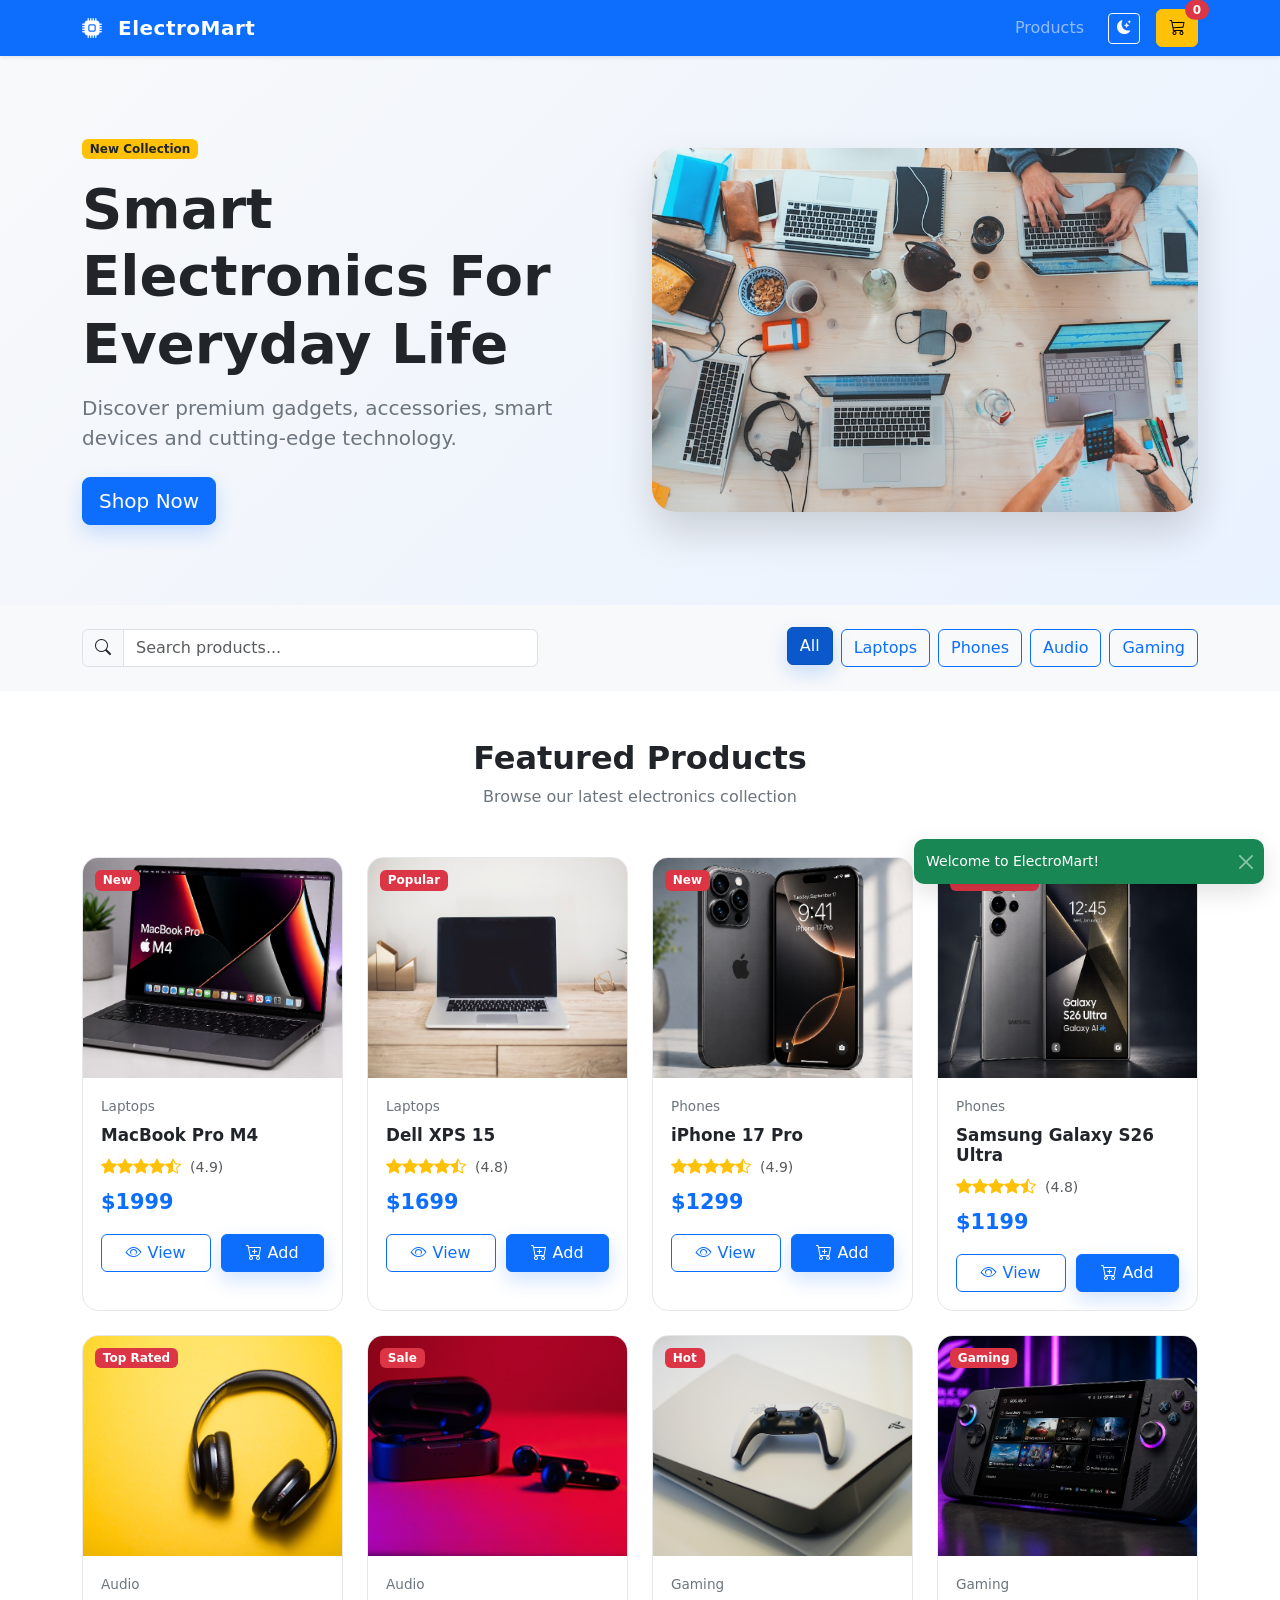
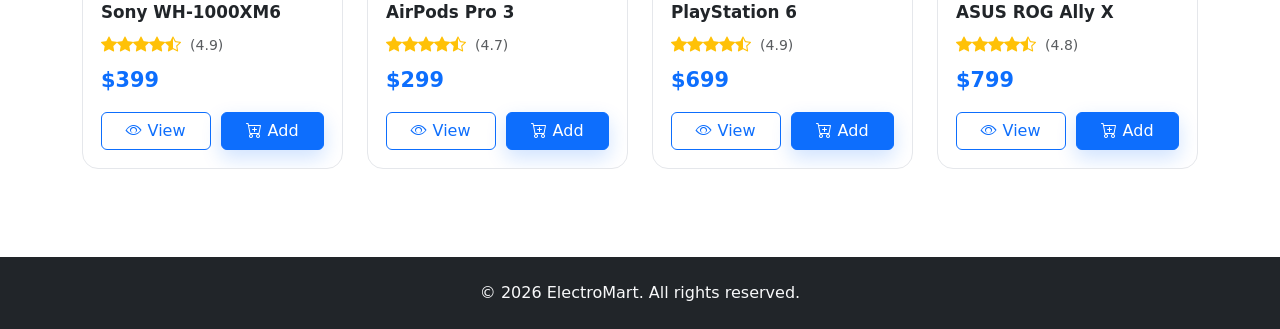
<file: portfolio/ecommerce/index.html>
<!DOCTYPE html>
<html lang="en" data-bs-theme="light">
<head>
    <meta charset="UTF-8">
    <meta name="viewport" content="width=device-width, initial-scale=1.0">

    <title>ElectroMart - Electronics Store</title>
    <meta name="description" content="Modern electronics eCommerce store built with Bootstrap 5 and JavaScript">

    <!-- Bootstrap 5 -->
    <link href="https://cdn.jsdelivr.net/npm/bootstrap@5.3.3/dist/css/bootstrap.min.css" rel="stylesheet">

    <!-- Bootstrap Icons -->
    <link href="https://cdn.jsdelivr.net/npm/bootstrap-icons@1.11.3/font/bootstrap-icons.css" rel="stylesheet">

    <!-- Custom CSS -->
    <link rel="stylesheet" href="css/style.css">
</head>
<body>

    <!-- ========================
         NAVBAR
    ========================== -->
    <nav class="navbar navbar-expand-lg navbar-dark bg-primary sticky-top shadow-sm">
        <div class="container">

            <a class="navbar-brand fw-bold" href="#">
                <i class="bi bi-cpu-fill me-2"></i>
                ElectroMart
            </a>

            <button
                class="navbar-toggler"
                type="button"
                data-bs-toggle="collapse"
                data-bs-target="#mainNav">
                <span class="navbar-toggler-icon"></span>
            </button>

            <div class="collapse navbar-collapse" id="mainNav">

                <ul class="navbar-nav ms-auto align-items-lg-center">

                    <li class="nav-item">
                        <a href="#products-section" class="nav-link">
                            Products
                        </a>
                    </li>

                    <li class="nav-item">
                        <button
                            id="themeToggle"
                            class="btn btn-outline-light btn-sm ms-lg-3">
                            <i class="bi bi-moon-stars-fill"></i>
                        </button>
                    </li>

                    <li class="nav-item ms-lg-3">
                        <button
                            class="btn btn-warning position-relative"
                            data-bs-toggle="offcanvas"
                            data-bs-target="#cartDrawer">

                            <i class="bi bi-cart3"></i>

                            <span
                                id="cartCount"
                                class="position-absolute top-0 start-100 translate-middle badge rounded-pill bg-danger">
                                0
                            </span>

                        </button>
                    </li>

                </ul>

            </div>

        </div>
    </nav>

    <!-- =========================
         HERO
    ========================== -->
    <section class="hero-section">
        <div class="container">

            <div class="row align-items-center">

                <div class="col-lg-6">

                    <span class="badge bg-warning text-dark mb-3">
                        New Collection
                    </span>

                    <h1 class="display-4 fw-bold mb-3">
                        Smart Electronics For Everyday Life
                    </h1>

                    <p class="lead text-secondary mb-4">
                        Discover premium gadgets, accessories,
                        smart devices and cutting-edge technology.
                    </p>

                    <a href="#products-section" class="btn btn-primary btn-lg">
                        Shop Now
                    </a>

                </div>

                <div class="col-lg-6 text-center">

                    <img
                        src="assets/images/hero.jpg"
                        class="img-fluid hero-image"
                        alt="Electronics">

                </div>

            </div>

        </div>
    </section>

    <!-- =========================
         FILTERS
    ========================== -->
    <section class="py-4 bg-body-tertiary">

        <div class="container">

            <div class="row g-3">

                <div class="col-lg-5">

                    <div class="input-group">

                        <span class="input-group-text">
                            <i class="bi bi-search"></i>
                        </span>

                        <input
                            type="text"
                            id="searchInput"
                            class="form-control"
                            placeholder="Search products...">

                    </div>

                </div>

                <div class="col-lg-7">

                    <div
                        id="categoryFilters"
                        class="d-flex flex-wrap gap-2 justify-content-lg-end">

                        <button
                            class="btn btn-primary filter-btn active"
                            data-category="all">
                            All
                        </button>

                        <button
                            class="btn btn-outline-primary filter-btn"
                            data-category="laptops">
                            Laptops
                        </button>

                        <button
                            class="btn btn-outline-primary filter-btn"
                            data-category="phones">
                            Phones
                        </button>

                        <button
                            class="btn btn-outline-primary filter-btn"
                            data-category="audio">
                            Audio
                        </button>

                        <button
                            class="btn btn-outline-primary filter-btn"
                            data-category="gaming">
                            Gaming
                        </button>

                    </div>

                </div>

            </div>

        </div>

    </section>

    <!-- =========================
         PRODUCTS
    ========================== -->
    <section id="products-section" class="py-5">

        <div class="container">

            <div class="text-center mb-5">

                <h2 class="fw-bold">
                    Featured Products
                </h2>

                <p class="text-secondary">
                    Browse our latest electronics collection
                </p>

            </div>

            <div
                id="productsContainer"
                class="row g-4">
            </div>

            <div
                id="noResults"
                class="text-center py-5 d-none">

                <i class="bi bi-search display-1 text-secondary"></i>

                <h4 class="mt-3">
                    No products found
                </h4>

            </div>

        </div>

    </section>

    <!-- =========================
         PRODUCT MODAL
    ========================== -->
    <div
        class="modal fade"
        id="productModal"
        tabindex="-1">

        <div class="modal-dialog modal-lg modal-dialog-centered">

            <div class="modal-content">

                <div class="modal-header">

                    <h5 class="modal-title">
                        Product Details
                    </h5>

                    <button
                        class="btn-close"
                        data-bs-dismiss="modal">
                    </button>

                </div>

                <div
                    id="productModalContent"
                    class="modal-body">
                </div>

            </div>

        </div>

    </div>

    <!-- =========================
         CART DRAWER
    ========================== -->
    <div
        class="offcanvas offcanvas-end"
        tabindex="-1"
        id="cartDrawer">

        <div class="offcanvas-header">

            <h5 class="offcanvas-title">
                Shopping Cart
            </h5>

            <button
                class="btn-close"
                data-bs-dismiss="offcanvas">
            </button>

        </div>

        <div class="offcanvas-body d-flex flex-column">

            <div
                id="cartItems"
                class="flex-grow-1">
            </div>

            <div
                id="emptyCart"
                class="text-center py-5">

                <i class="bi bi-cart-x display-4 text-secondary"></i>

                <p class="mt-3 text-secondary">
                    Your cart is empty
                </p>

            </div>

            <hr>

            <div>

                <div class="d-flex justify-content-between mb-3">

                    <strong>Total</strong>

                    <strong id="cartTotal">
                        $0.00
                    </strong>

                </div>

                <button
                    id="checkoutBtn"
                    class="btn btn-success w-100">
                    Checkout
                </button>

            </div>

        </div>

    </div>

    <!-- =========================
         TOAST
    ========================== -->
    <div
        class="toast-container position-fixed bottom-0 end-0 p-3">

        <div
            id="cartToast"
            class="toast align-items-center border-0 text-bg-success">

            <div class="d-flex">

                <div class="toast-body">
                    Product added to cart
                </div>

                <button
                    class="btn-close btn-close-white me-2 m-auto"
                    data-bs-dismiss="toast">
                </button>

            </div>

        </div>

    </div>

    <!-- =========================
         FOOTER
    ========================== -->
    <footer class="bg-dark text-light py-4">

        <div class="container text-center">

            <p class="mb-0">
				© <span id="currentYear"></span>
				ElectroMart. All rights reserved.
			</p>

        </div>

    </footer>

    <!-- Bootstrap -->
    <script src="https://cdn.jsdelivr.net/npm/bootstrap@5.3.3/dist/js/bootstrap.bundle.min.js"></script>

    <!-- App Scripts -->
    <script src="js/products.js"></script>
    <script src="js/cart.js"></script>
    <script src="js/ui.js"></script>
    <script src="js/app.js"></script>

</body>
</html>
</file>
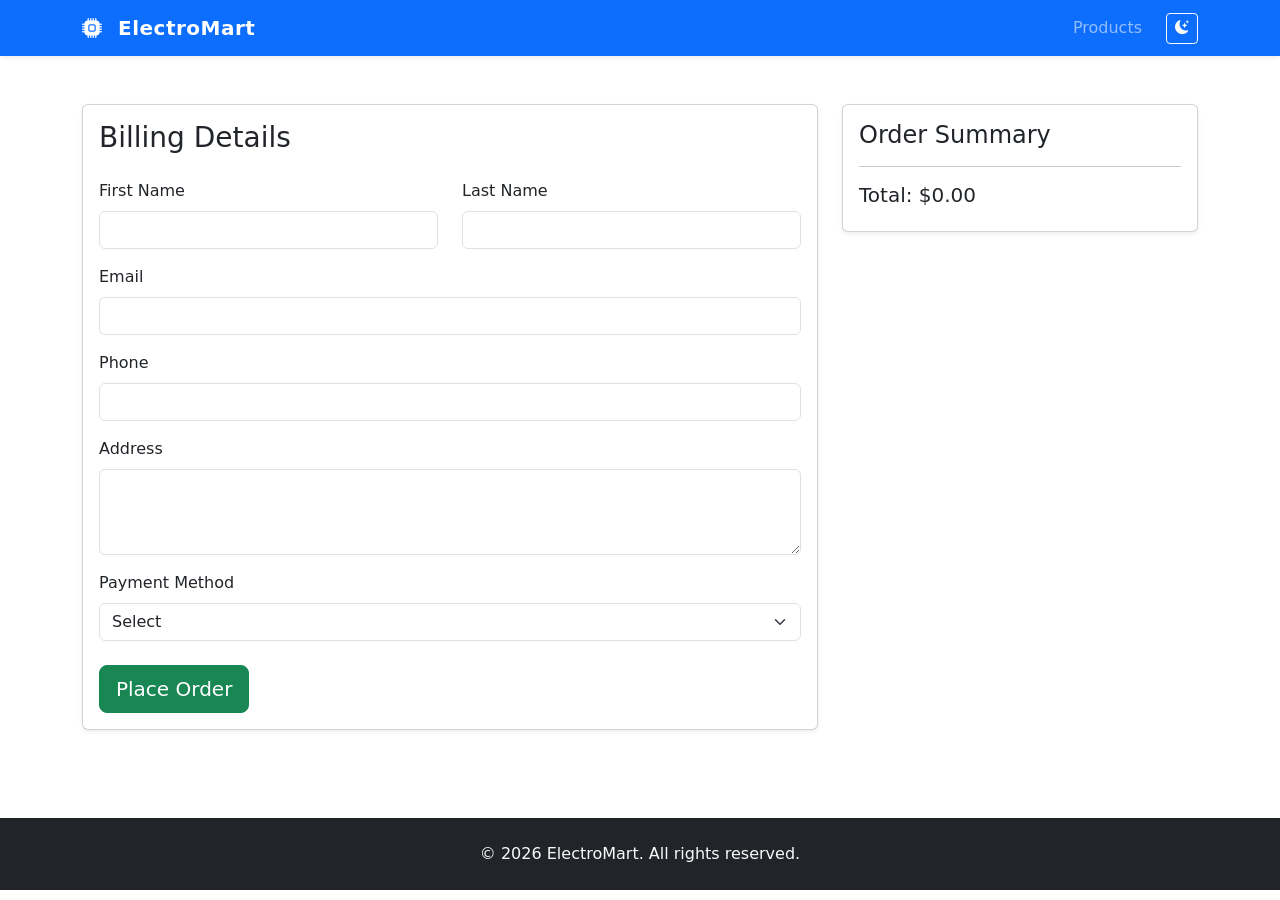
<file: portfolio/ecommerce/checkout.html>
<!DOCTYPE html>
<html lang="en" data-bs-theme="light">
<head>
    <meta charset="UTF-8">
    <meta name="viewport" content="width=device-width, initial-scale=1.0">

    <title>Checkout - ElectroMart</title>
    <meta name="description" content="Modern electronics eCommerce store built with Bootstrap 5 and JavaScript">

    <!-- Bootstrap 5 -->
    <link href="https://cdn.jsdelivr.net/npm/bootstrap@5.3.3/dist/css/bootstrap.min.css" rel="stylesheet">

    <!-- Bootstrap Icons -->
    <link href="https://cdn.jsdelivr.net/npm/bootstrap-icons@1.11.3/font/bootstrap-icons.css" rel="stylesheet">

    <!-- Custom CSS -->
    <link rel="stylesheet" href="css/style.css">

</head>
<body>

    <!-- ========================
         NAVBAR
    ========================== -->
    <nav class="navbar navbar-expand-lg navbar-dark bg-primary sticky-top shadow-sm">
        <div class="container">

            <a class="navbar-brand fw-bold" href="index.html">
                <i class="bi bi-cpu-fill me-2"></i>
                ElectroMart
            </a>

            <button
                class="navbar-toggler"
                type="button"
                data-bs-toggle="collapse"
                data-bs-target="#mainNav">
                <span class="navbar-toggler-icon"></span>
            </button>

            <div class="collapse navbar-collapse" id="mainNav">

                <ul class="navbar-nav ms-auto align-items-lg-center">

                    <li class="nav-item">
                        <a href="index.html#products-section" class="nav-link">
                            Products
                        </a>
                    </li>

                    <li class="nav-item">
                        <button
                            id="themeToggle"
                            class="btn btn-outline-light btn-sm ms-lg-3">
                            <i class="bi bi-moon-stars-fill"></i>
                        </button>
                    </li>

                </ul>

            </div>

        </div>
    </nav>

<div class="container py-5">

    <div class="row">

        <div class="col-lg-8">

            <div class="card shadow-sm">

                <div class="card-body">

                    <h3 class="mb-4">
                        Billing Details
                    </h3>

                    <form id="checkoutForm">

                        <div class="row">

                            <div class="col-md-6 mb-3">

                                <label class="form-label">
                                    First Name
                                </label>

                                <input
                                    type="text"
                                    class="form-control"
                                    required>

                            </div>

                            <div class="col-md-6 mb-3">

                                <label class="form-label">
                                    Last Name
                                </label>

                                <input
                                    type="text"
                                    class="form-control"
                                    required>

                            </div>

                        </div>

                        <div class="mb-3">

                            <label class="form-label">
                                Email
                            </label>

                            <input
                                type="email"
                                class="form-control"
                                required>

                        </div>

                        <div class="mb-3">

                            <label class="form-label">
                                Phone
                            </label>

                            <input
                                type="tel"
                                class="form-control"
                                required>

                        </div>

                        <div class="mb-3">

                            <label class="form-label">
                                Address
                            </label>

                            <textarea
                                class="form-control"
                                rows="3"
                                required>
                            </textarea>

                        </div>

                        <div class="mb-4">

                            <label class="form-label">
                                Payment Method
                            </label>

                            <select
                                class="form-select"
                                required>

                                <option value="">
                                    Select
                                </option>

                                <option>
                                    Credit Card
                                </option>

                                <option>
                                    Debit Card
                                </option>

                                <option>
                                    UPI
                                </option>

                                <option>
                                    Cash On Delivery
                                </option>

                            </select>

                        </div>

                        <button
                            type="submit"
                            class="btn btn-success btn-lg">

                            Place Order

                        </button>

                    </form>

                </div>

            </div>

        </div>

        <div class="col-lg-4">

            <div class="card shadow-sm">

                <div class="card-body">

                    <h4 class="mb-3">
                        Order Summary
                    </h4>

                    <div id="checkoutItems"></div>

                    <hr>

                    <h5>

                        Total:
                        <span id="checkoutTotal">
                            $0.00
                        </span>

                    </h5>

                </div>

            </div>

        </div>

    </div>

</div>

	
    <!-- =========================
         FOOTER
    ========================== -->
    <footer class="bg-dark text-light py-4">

        <div class="container text-center">

            <p class="mb-0">
				© <span id="currentYear"></span>
				ElectroMart. All rights reserved.
			</p>

        </div>

    </footer>

    <!-- Bootstrap -->
    <script src="https://cdn.jsdelivr.net/npm/bootstrap@5.3.3/dist/js/bootstrap.bundle.min.js"></script>

    <!-- App Scripts -->
    <script src="js/products.js"></script>
    <script src="js/ui.js"></script>
    <script src="js/app.js"></script>
	<script src="js/checkout.js"></script>

</body>
</html>
</file>
<file: portfolio/ecommerce/css/style.css>
/* ==================================================
   ROOT VARIABLES
================================================== */

:root {
    --primary-color: #0d6efd;
    --primary-hover: #0b5ed7;
    --secondary-color: #6c757d;
    --success-color: #198754;

    --body-bg: #ffffff;
    --card-bg: #ffffff;

    --text-color: #212529;
    --text-muted: #6c757d;

    --border-color: #e5e7eb;

    --hero-gradient:
        linear-gradient(
            135deg,
            #f8f9fa 0%,
            #e9f2ff 100%
        );

    --shadow-sm:
        0 2px 8px rgba(0,0,0,.08);

    --shadow-md:
        0 8px 25px rgba(0,0,0,.12);

    --shadow-lg:
        0 20px 40px rgba(0,0,0,.15);

    --radius-sm: 10px;
    --radius-md: 16px;
    --radius-lg: 24px;

    --transition:
        all .3s ease;
}

/* ==================================================
   DARK MODE
================================================== */

[data-bs-theme="dark"] {

    --body-bg: #0f1115;
    --card-bg: #181b22;

    --text-color: #f1f3f5;
    --text-muted: #adb5bd;

    --border-color: #2a2f3a;

    --hero-gradient:
        linear-gradient(
            135deg,
            #0f1115 0%,
            #162033 100%
        );
}

/* ==================================================
   GLOBAL
================================================== */

html {
    scroll-behavior: smooth;
}

body {
    background: var(--body-bg);
    color: var(--text-color);
    transition: var(--transition);
    overflow-x: hidden;
}

img {
    max-width: 100%;
    display: block;
}

a {
    text-decoration: none;
}

.section-title {
    font-weight: 700;
}

/* ==================================================
   NAVBAR
================================================== */

.navbar {
    backdrop-filter: blur(10px);
    transition: var(--transition);
}

.navbar-brand {
    letter-spacing: .5px;
}

.nav-link {
    font-weight: 500;
}

.nav-link:hover {
    opacity: .85;
}

#cartCount {
    min-width: 22px;
}

/* ==================================================
   HERO
================================================== */

.hero-section {
    background: var(--hero-gradient);
    padding: 80px 0;
    overflow: hidden;
}

.hero-image {
    border-radius: var(--radius-lg);
    box-shadow: var(--shadow-lg);

    animation:
        floatImage 4s ease-in-out infinite;
}

@keyframes floatImage {

    0% {
        transform: translateY(0px);
    }

    50% {
        transform: translateY(-10px);
    }

    100% {
        transform: translateY(0px);
    }
}

/* ==================================================
   FILTERS
================================================== */

.filter-btn {
    transition: var(--transition);
}

.filter-btn.active {
    transform: translateY(-2px);
}

/* ==================================================
   PRODUCT GRID
================================================== */

.product-card {
    height: 100%;
    background: var(--card-bg);

    border: 1px solid var(--border-color);
    border-radius: var(--radius-md);

    overflow: hidden;

    transition: var(--transition);

    position: relative;
}

.product-card:hover {

    transform: translateY(-8px);

    box-shadow: var(--shadow-md);
}

.product-image-wrapper {
    overflow: hidden;
    position: relative;
}

.product-image {
    width: 100%;
    height: 220px;
    object-fit: cover;

    transition: transform .4s ease;
}

.product-card:hover .product-image {
    transform: scale(1.08);
}

.product-badge {
    position: absolute;
    top: 12px;
    left: 12px;
    z-index: 2;
}

.product-content {
    padding: 18px;
}

.product-title {
    font-size: 1.05rem;
    font-weight: 600;

    margin-bottom: 10px;
}

.product-category {
    font-size: .85rem;
    color: var(--text-muted);
    text-transform: capitalize;
}

.product-price {
    font-size: 1.3rem;
    font-weight: 700;
    color: var(--primary-color);
}

.product-rating {
    color: #ffc107;
}

.product-actions {
    display: flex;
    gap: 10px;
}

/* ==================================================
   ADD TO CART ANIMATION
================================================== */

.product-card.added {
    animation: addedToCart .5s ease;
}

@keyframes addedToCart {

    0% {
        transform: scale(1);
    }

    50% {
        transform: scale(.95);
    }

    100% {
        transform: scale(1);
    }
}

/* ==================================================
   PRODUCT MODAL
================================================== */

.modal-content {
    border: none;
    border-radius: var(--radius-md);
}

.modal-product-image {
    width: 100%;
    border-radius: var(--radius-md);
}

.modal-price {
    font-size: 1.8rem;
    font-weight: 700;
    color: var(--primary-color);
}

.modal-category {
    color: var(--text-muted);
    text-transform: capitalize;
}

.modal-description {
    line-height: 1.8;
}

/* ==================================================
   CART DRAWER
================================================== */

.offcanvas {
    width: 420px !important;
}

.cart-item {
    display: flex;
    gap: 15px;

    padding: 15px 0;

    border-bottom: 1px solid var(--border-color);
}

.cart-item-image {
    width: 80px;
    height: 80px;

    object-fit: cover;

    border-radius: var(--radius-sm);
}

.cart-item-info {
    flex: 1;
}

.cart-item-title {
    font-size: .95rem;
    font-weight: 600;
}

.cart-item-price {
    color: var(--primary-color);
    font-weight: 700;
}

.cart-qty {
    display: flex;
    align-items: center;
    gap: 10px;
}

.qty-btn {
    width: 30px;
    height: 30px;

    border: none;
    border-radius: 50%;

    background: var(--primary-color);
    color: white;

    cursor: pointer;

    transition: var(--transition);
}

.qty-btn:hover {
    background: var(--primary-hover);
}

.remove-item {
    cursor: pointer;
    color: #dc3545;
}

.remove-item:hover {
    opacity: .8;
}

/* ==================================================
   EMPTY STATE
================================================== */

#emptyCart {
    transition: var(--transition);
}

#emptyCart i {
    opacity: .5;
}

/* ==================================================
   TOAST
================================================== */

.toast {
    border-radius: var(--radius-sm);
    box-shadow: var(--shadow-md);
}

/* ==================================================
   BUTTONS
================================================== */

.btn {
    transition: var(--transition);
}

.btn:hover {
    transform: translateY(-2px);
}

.btn-primary {
    box-shadow:
        0 8px 20px rgba(13,110,253,.2);
}

/* ==================================================
   SEARCH INPUT
================================================== */

.form-control:focus {

    box-shadow:
        0 0 0 .25rem rgba(13,110,253,.15);

    border-color: var(--primary-color);
}

/* ==================================================
   NO RESULTS
================================================== */

#noResults {
    animation: fadeIn .3s ease;
}

/* ==================================================
   FADE IN
================================================== */

.fade-in {
    animation: fadeIn .5s ease;
}

@keyframes fadeIn {

    from {
        opacity: 0;
        transform: translateY(20px);
    }

    to {
        opacity: 1;
        transform: translateY(0);
    }
}

/* ==================================================
   PRODUCT SKELETON (OPTIONAL)
================================================== */

.skeleton {
    border-radius: var(--radius-md);

    background:
        linear-gradient(
            90deg,
            #e9ecef 25%,
            #f8f9fa 50%,
            #e9ecef 75%
        );

    background-size: 200% 100%;

    animation: skeletonLoading 1.2s infinite;
}

@keyframes skeletonLoading {

    0% {
        background-position: 200% 0;
    }

    100% {
        background-position: -200% 0;
    }
}

/* ==================================================
   FOOTER
================================================== */

footer {
    margin-top: 40px;
}

/* ==================================================
   SCROLLBAR
================================================== */

::-webkit-scrollbar {
    width: 10px;
}

::-webkit-scrollbar-track {
    background: transparent;
}

::-webkit-scrollbar-thumb {
    background: #c1c1c1;
    border-radius: 30px;
}

::-webkit-scrollbar-thumb:hover {
    background: #999;
}

/* ==================================================
   MOBILE
================================================== */

@media (max-width: 991px) {

    .hero-section {
        text-align: center;
        padding: 60px 0;
    }

    .hero-image {
        margin-top: 40px;
    }

    .offcanvas {
        width: 100% !important;
    }
}

@media (max-width: 768px) {

    .product-image {
        height: 200px;
    }

    .hero-section h1 {
        font-size: 2.3rem;
    }

    .product-actions {
        flex-direction: column;
    }

    .filter-btn {
        flex: 1;
    }
}

@media (max-width: 576px) {

    .hero-section {
        padding: 50px 0;
    }

    .hero-section h1 {
        font-size: 2rem;
    }

    .cart-item {
        flex-direction: column;
    }

    .cart-item-image {
        width: 100%;
        height: 180px;
    }
}

/* ==================================================
   UTILITIES
================================================== */

.cursor-pointer {
    cursor: pointer;
}

.text-truncate-2 {
    display: -webkit-box;
    -webkit-line-clamp: 2;
    -webkit-box-orient: vertical;

    overflow: hidden;
}

.shadow-hover:hover {
    box-shadow: var(--shadow-lg);
}
</file>
